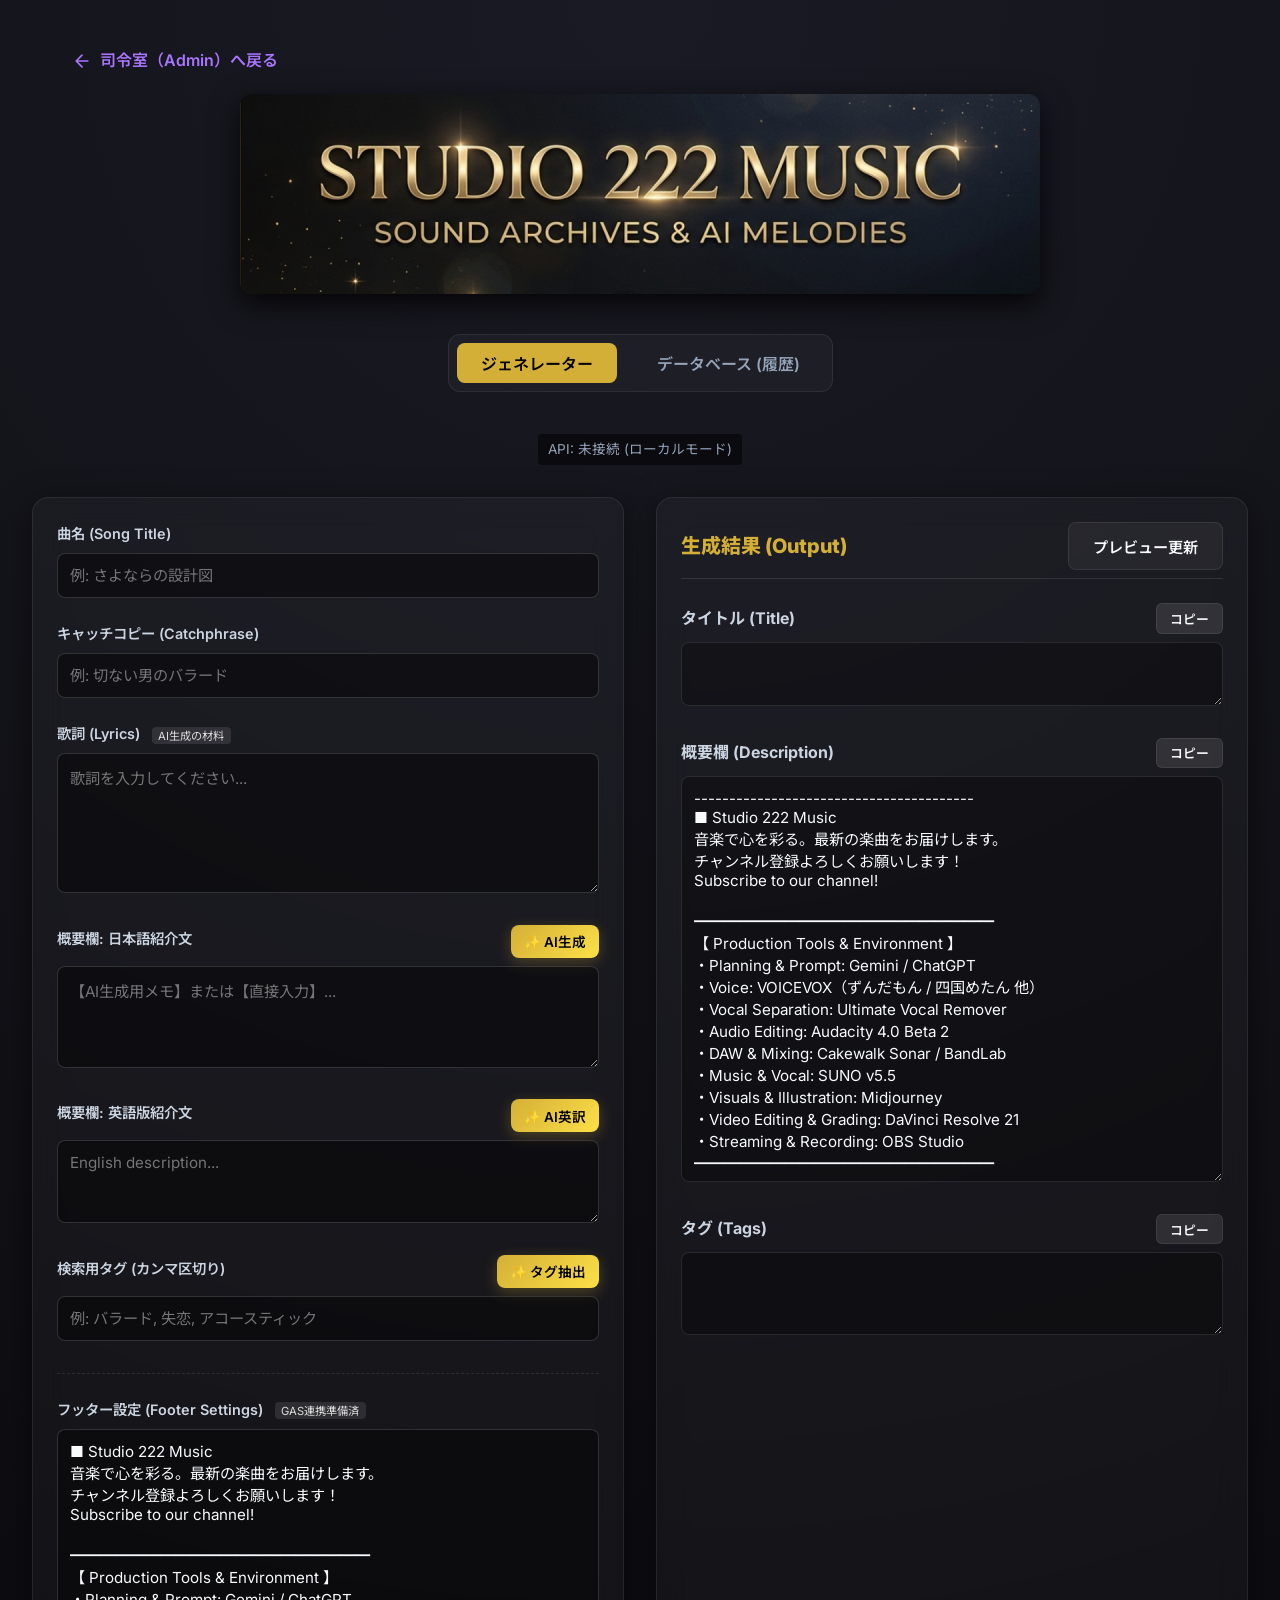
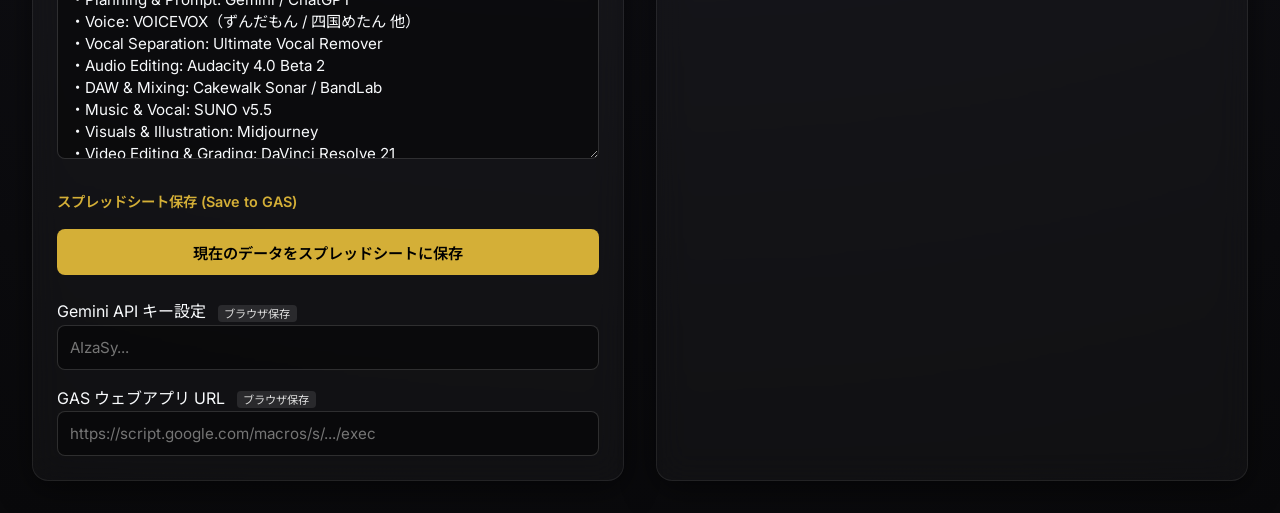
<file: youtube-generator/index.html>
<!DOCTYPE html>
<html lang="ja">
<head>
    <meta charset="UTF-8">
    <meta name="viewport" content="width=device-width, initial-scale=1.0">
    <title>Studio 222 Music - YouTube Meta Generator</title>
    <link rel="icon" href="favicon.ico" type="image/x-icon">
    <link rel="stylesheet" href="style.css">
    <link href="https://fonts.googleapis.com/css2?family=Inter:wght@400;600;800&family=Noto+Sans+JP:wght@400;600&display=swap" rel="stylesheet">
</head>
<body>
    
    <div style="padding: 1rem 2rem; max-width: 1200px; margin: 0 auto;">
        <a href="../admin.php" style="color: #a875ff; text-decoration: none; font-weight: 600; display: inline-flex; align-items: center; gap: 0.5rem; transition: opacity 0.2s;" onmouseover="this.style.opacity=0.8" onmouseout="this.style.opacity=1">
            <svg width="20" height="20" viewBox="0 0 24 24" fill="none" stroke="currentColor" stroke-width="2" stroke-linecap="round" stroke-linejoin="round"><path d="M19 12H5M12 19l-7-7 7-7"/></svg>
            司令室（Admin）へ戻る
        </a>
    </div>
    <header class="header">
        <img src="logo.png" alt="STUDIO 222 MUSIC" class="header-logo" onerror="this.onerror=null; this.src='logo.jpg'; if(this.naturalWidth === 0) { this.style.display='none'; document.getElementById('fallback-header').style.display='block'; }">
        <div id="fallback-header" style="display:none;">
            <h1 style="font-size: 2.5rem; font-weight: 800; background: var(--gradient); -webkit-background-clip: text; -webkit-text-fill-color: transparent;">Studio 222 Metadata Generator</h1>
            <p style="color: var(--text-muted);">AI-Powered Music Metadata Assistant</p>
        </div>
    </header>

    <div style="text-align: center; margin-bottom: 2rem;">
        <nav class="tabs" style="display: inline-flex; justify-content: center; border-bottom: none; background: var(--card-bg); border-radius: 12px; padding: 0.5rem; border: var(--border);">
            <button class="tab-btn active" data-tab="generator-tab">ジェネレーター</button>
            <button class="tab-btn" data-tab="history-tab">データベース (履歴)</button>
        </nav>
        <div class="header-container" style="margin-top: 10px;">
            <div class="api-status" id="apiStatus">API: 未接続 (ローカルモード)</div>
        </div>
    </div>

    <div id="generator-tab" class="tab-content active">
        <div class="layout">
            <!-- 入力エリア -->
            <div class="card">
                
                <div class="form-group">
                    <label for="songTitle">曲名 (Song Title)</label>
                    <input type="text" id="songTitle" placeholder="例: さよならの設計図">
                </div>

                <div class="form-group">
                    <label for="catchphrase">キャッチコピー (Catchphrase)</label>
                    <input type="text" id="catchphrase" placeholder="例: 切ない男のバラード">
                </div>

                <div class="form-group">
                    <label for="lyrics">歌詞 (Lyrics) <span class="badge">AI生成の材料</span></label>
                    <textarea id="lyrics" rows="6" placeholder="歌詞を入力してください..."></textarea>
                </div>

                <div class="form-group">
                    <div class="label-with-action">
                        <label for="conceptJa">概要欄: 日本語紹介文</label>
                        <button id="btnGenerateJa" class="btn btn-ai" style="width: auto; padding: 0.4rem 0.8rem; font-size: 0.85rem;">✨ AI生成</button>
                    </div>
                    <textarea id="conceptJa" rows="4" placeholder="【AI生成用メモ】または【直接入力】..."></textarea>
                </div>

                <div class="form-group">
                    <div class="label-with-action">
                        <label for="conceptEn">概要欄: 英語版紹介文</label>
                        <button id="btnGenerateEn" class="btn btn-ai" style="width: auto; padding: 0.4rem 0.8rem; font-size: 0.85rem;">✨ AI英訳</button>
                    </div>
                    <textarea id="conceptEn" rows="3" placeholder="English description..."></textarea>
                </div>

                <div class="form-group">
                    <div class="label-with-action">
                        <label for="tagsInput">検索用タグ (カンマ区切り)</label>
                        <button id="btnGenerateTags" class="btn btn-ai" style="width: auto; padding: 0.4rem 0.8rem; font-size: 0.85rem;">✨ タグ抽出</button>
                    </div>
                    <input type="text" id="tagsInput" placeholder="例: バラード, 失恋, アコースティック">
                </div>

                <div class="form-group settings-section">
                    <label>フッター設定 (Footer Settings) <span class="badge">GAS連携準備済</span></label>
                    <textarea id="footerText" rows="16" placeholder="Studio 222 Musicの共通紹介文を入力...">
■ Studio 222 Music
音楽で心を彩る。最新の楽曲をお届けします。
チャンネル登録よろしくお願いします！
Subscribe to our channel!

━━━━━━━━━━━━━━━━━━━━
【 Production Tools & Environment 】
・Planning & Prompt: Gemini / ChatGPT
・Voice: VOICEVOX（ずんだもん / 四国めたん 他）
・Vocal Separation: Ultimate Vocal Remover
・Audio Editing: Audacity 4.0 Beta 2
・DAW & Mixing: Cakewalk Sonar / BandLab
・Music & Vocal: SUNO v5.5
・Visuals & Illustration: Midjourney
・Video Editing & Grading: DaVinci Resolve 21
・Streaming & Recording: OBS Studio
━━━━━━━━━━━━━━━━━━━━
                    </textarea>
                    
                    <label style="margin-top: 1.5rem; display: block; color: var(--accent);">スプレッドシート保存 (Save to GAS)</label>
                    <button id="btnSaveToGas" class="btn btn-primary" style="margin-top: 0.5rem;">現在のデータをスプレッドシートに保存</button>
                </div>
                
                <div class="settings-group" style="margin-top: 1rem;">
                    <label for="geminiApiKey">Gemini API キー設定 <span class="badge">ブラウザ保存</span></label>
                    <input type="password" id="geminiApiKey" placeholder="AIzaSy...">
                </div>

                <div class="settings-group" style="margin-top: 1rem;">
                    <label for="gasUrl">GAS ウェブアプリ URL <span class="badge">ブラウザ保存</span></label>
                    <input type="password" id="gasUrl" placeholder="https://script.google.com/macros/s/.../exec">
                </div>
                
                <div class="settings-group" id="modelSelectionGroup" style="display: none; margin-top: 1rem;">
                    <label for="modelSelect">使用するAIモデル <span class="badge">自動取得</span></label>
                    <select id="modelSelect" style="width: 100%; padding: 0.75rem; background-color: var(--input-bg); color: var(--text); border: 1px solid var(--input-border); border-radius: 8px;">
                        <option value="">モデルを取得中...</option>
                    </select>
                </div>
            </div>

            <!-- 出力・プレビューエリア -->
            <div class="card preview-pane">
                <div class="output-header-main">
                    <h2>生成結果 (Output)</h2>
                    <button id="btnUpdatePreview" class="btn btn-secondary" style="width: auto;">プレビュー更新</button>
                </div>
                
                <div class="output-card">
                    <div class="output-header">
                        <h3>タイトル (Title)</h3>
                        <button class="btn btn-copy" data-target="outTitle">コピー</button>
                    </div>
                    <textarea id="outTitle" class="output-box" rows="2" style="width: 100%; border-radius: 8px; padding: 0.75rem;" readonly></textarea>
                </div>

                <div class="output-card">
                    <div class="output-header">
                        <h3>概要欄 (Description)</h3>
                        <button class="btn btn-copy" data-target="outDescription">コピー</button>
                    </div>
                    <textarea id="outDescription" class="output-box" rows="20" style="width: 100%; border-radius: 8px; padding: 0.75rem;" readonly></textarea>
                </div>

                <div class="output-card">
                    <div class="output-header">
                        <h3>タグ (Tags)</h3>
                        <button class="btn btn-copy" data-target="outTags">コピー</button>
                    </div>
                    <textarea id="outTags" class="output-box" rows="3" style="width: 100%; border-radius: 8px; padding: 0.75rem;" readonly></textarea>
                </div>
            </div>
        </div>
    </div>

    <div id="history-tab" class="tab-content">
        <div class="layout" style="grid-template-columns: 1fr;">
            <div class="card">
                <div style="display: flex; justify-content: space-between; align-items: center; margin-bottom: 20px;">
                    <h2 style="color: var(--accent);">過去の生成履歴 (データベース)</h2>
                    <button id="btnReloadHistory" class="btn btn-secondary" style="width: auto;">🔄 最新データを取得</button>
                </div>
                <div class="table-responsive">
                    <table id="historyTable" class="history-table">
                        <thead>
                            <tr>
                                <th style="width: 5%;">ID</th>
                                <th style="width: 10%;">日時/フラグ</th>
                                <th style="width: 20%; white-space: nowrap;">曲名</th>
                                <th style="width: 25%;">紹介文(日)</th>
                                <th style="width: 25%;">紹介文(英)</th>
                                <th style="width: 10%;">タグ</th>
                                <th style="width: 5%;">操作</th>
                            </tr>
                        </thead>
                        <tbody id="historyTableBody">
                            <tr><td colspan="7" style="text-align:center; padding: 30px;">データを読み込み中、またはデータがありません</td></tr>
                        </tbody>
                    </table>
                </div>
            </div>
        </div>
    </div>

    <!-- トースト通知用 -->
    <div id="toast" class="toast">処理が完了しました</div>

    <script src="app.js?v=18"></script>
</body>
</html>
</file>
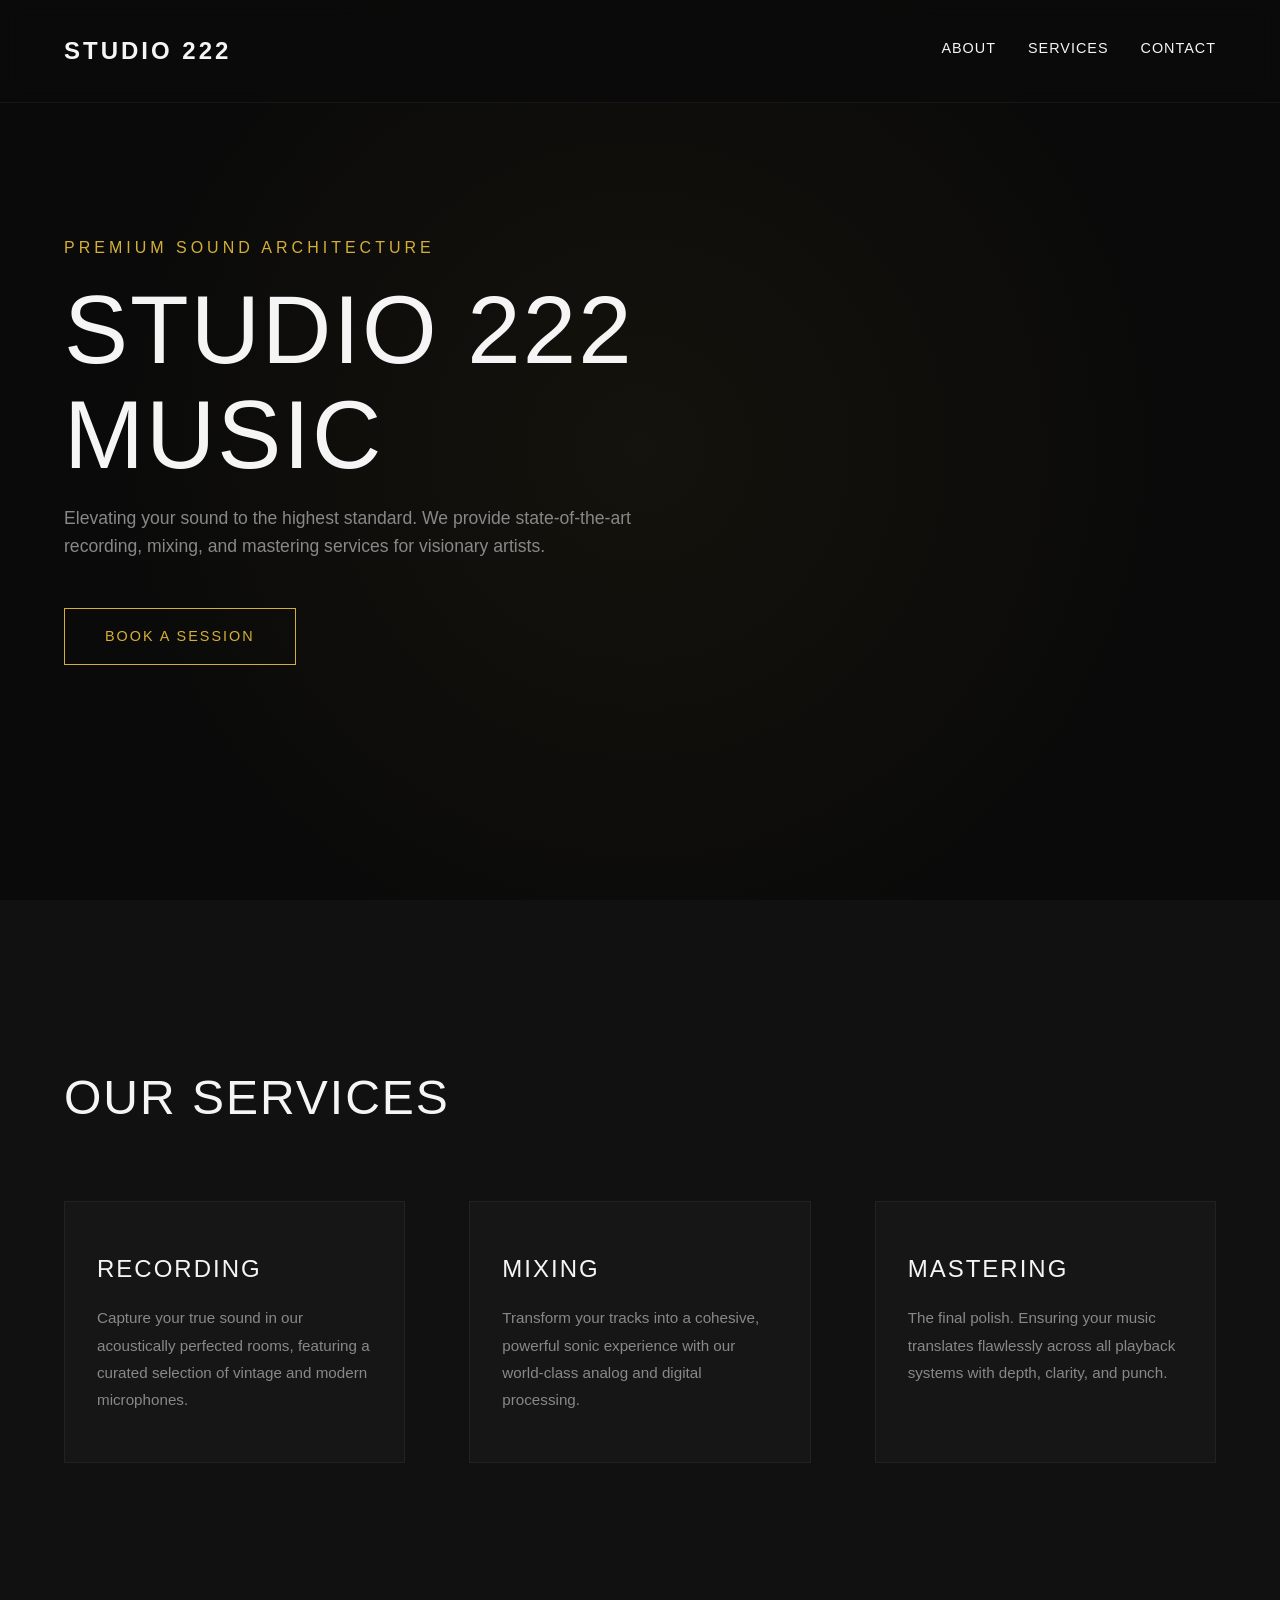
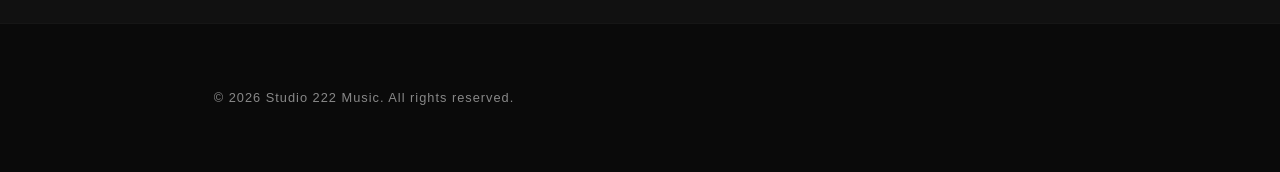
<file: mockups/01_landing_page.html>
<!DOCTYPE html>
<html lang="ja">
<head>
    <meta charset="UTF-8">
    <meta name="viewport" content="width=device-width, initial-scale=1.0">
    <title>Studio 222 Music</title>
    <style>
        :root {
            --primary-bg: #0a0a0a;
            --secondary-bg: #111111;
            --text-main: #f5f5f5;
            --text-muted: #888888;
            --accent: #d4af37; /* Gold accent for premium feel */
            --transition: all 0.3s cubic-bezier(0.25, 0.46, 0.45, 0.94);
        }

        * {
            margin: 0;
            padding: 0;
            box-sizing: border-box;
        }

        body {
            font-family: 'Helvetica Neue', Helvetica, Arial, sans-serif;
            background-color: var(--primary-bg);
            color: var(--text-main);
            line-height: 1.6;
            overflow-x: hidden;
        }

        /* Typography */
        h1, h2, h3 {
            font-weight: 300;
            letter-spacing: 2px;
            text-transform: uppercase;
        }

        h1 {
            font-size: clamp(2.5rem, 8vw, 6rem);
            line-height: 1.1;
            margin-bottom: 1rem;
        }

        h2 {
            font-size: clamp(1.5rem, 4vw, 3rem);
            margin-bottom: 2rem;
        }

        p {
            font-size: 1.1rem;
            color: var(--text-muted);
            max-width: 600px;
        }

        /* Navigation */
        nav {
            position: fixed;
            top: 0;
            width: 100%;
            padding: 2rem 5%;
            display: flex;
            justify-content: space-between;
            align-items: center;
            z-index: 100;
            background: rgba(10, 10, 10, 0.8);
            backdrop-filter: blur(10px);
            border-bottom: 1px solid rgba(255,255,255,0.05);
        }

        .logo {
            font-size: 1.5rem;
            font-weight: bold;
            letter-spacing: 3px;
            color: var(--text-main);
            text-decoration: none;
        }

        .nav-links {
            display: flex;
            gap: 2rem;
        }

        .nav-links a {
            color: var(--text-main);
            text-decoration: none;
            font-size: 0.9rem;
            letter-spacing: 1px;
            text-transform: uppercase;
            position: relative;
            padding-bottom: 5px;
        }

        .nav-links a::after {
            content: '';
            position: absolute;
            bottom: 0;
            left: 0;
            width: 0%;
            height: 1px;
            background-color: var(--accent);
            transition: var(--transition);
        }

        .nav-links a:hover::after {
            width: 100%;
        }

        /* Hero Section */
        .hero {
            height: 100vh;
            display: flex;
            flex-direction: column;
            justify-content: center;
            padding: 0 5%;
            position: relative;
        }

        .hero::before {
            content: '';
            position: absolute;
            top: 0;
            left: 0;
            width: 100%;
            height: 100%;
            background: radial-gradient(circle at center, rgba(212, 175, 55, 0.05) 0%, transparent 70%);
            pointer-events: none;
        }

        .hero-subtitle {
            font-size: 1rem;
            color: var(--accent);
            letter-spacing: 4px;
            text-transform: uppercase;
            margin-bottom: 1rem;
            display: block;
        }

        .btn {
            display: inline-block;
            margin-top: 3rem;
            padding: 1rem 2.5rem;
            border: 1px solid var(--accent);
            color: var(--accent);
            text-decoration: none;
            text-transform: uppercase;
            letter-spacing: 2px;
            font-size: 0.9rem;
            transition: var(--transition);
            background: transparent;
            cursor: pointer;
        }

        .btn:hover {
            background: var(--accent);
            color: var(--primary-bg);
        }

        /* Services Section */
        .services {
            padding: 10rem 5%;
            background-color: var(--secondary-bg);
        }

        .services-grid {
            display: grid;
            grid-template-columns: repeat(auto-fit, minmax(300px, 1fr));
            gap: 4rem;
            margin-top: 4rem;
        }

        .service-card {
            padding: 3rem 2rem;
            background: rgba(255,255,255,0.02);
            border: 1px solid rgba(255,255,255,0.05);
            transition: var(--transition);
            cursor: pointer;
        }

        .service-card:hover {
            transform: translateY(-10px);
            border-color: rgba(212, 175, 55, 0.3);
            background: rgba(255,255,255,0.04);
        }

        .service-card h3 {
            font-size: 1.5rem;
            margin-bottom: 1rem;
            color: var(--text-main);
        }

        .service-card p {
            font-size: 0.95rem;
            line-height: 1.8;
        }

        /* Footer */
        footer {
            padding: 4rem 5%;
            text-align: center;
            border-top: 1px solid rgba(255,255,255,0.05);
        }

        .footer-text {
            font-size: 0.8rem;
            color: var(--text-muted);
            letter-spacing: 1px;
        }

        /* Animations */
        .fade-in {
            opacity: 0;
            transform: translateY(30px);
            transition: opacity 1s ease-out, transform 1s ease-out;
        }

        .fade-in.visible {
            opacity: 1;
            transform: translateY(0);
        }
    </style>
</head>
<body>

    <nav>
        <a href="#" class="logo">STUDIO 222</a>
        <div class="nav-links">
            <a href="#about">About</a>
            <a href="#services">Services</a>
            <a href="#contact">Contact</a>
        </div>
    </nav>

    <section class="hero">
        <div class="fade-in">
            <span class="hero-subtitle">Premium Sound Architecture</span>
            <h1>Studio 222<br>Music</h1>
            <p>Elevating your sound to the highest standard. We provide state-of-the-art recording, mixing, and mastering services for visionary artists.</p>
            <a href="#contact" class="btn">Book a Session</a>
        </div>
    </section>

    <section class="services" id="services">
        <h2 class="fade-in">Our Services</h2>
        <div class="services-grid">
            <div class="service-card fade-in">
                <h3>Recording</h3>
                <p>Capture your true sound in our acoustically perfected rooms, featuring a curated selection of vintage and modern microphones.</p>
            </div>
            <div class="service-card fade-in">
                <h3>Mixing</h3>
                <p>Transform your tracks into a cohesive, powerful sonic experience with our world-class analog and digital processing.</p>
            </div>
            <div class="service-card fade-in">
                <h3>Mastering</h3>
                <p>The final polish. Ensuring your music translates flawlessly across all playback systems with depth, clarity, and punch.</p>
            </div>
        </div>
    </section>

    <footer>
        <p class="footer-text">&copy; 2026 Studio 222 Music. All rights reserved.</p>
    </footer>

    <script>
        // Intersection Observer for scroll animations
        document.addEventListener('DOMContentLoaded', () => {
            const observer = new IntersectionObserver((entries) => {
                entries.forEach(entry => {
                    if (entry.isIntersecting) {
                        entry.target.classList.add('visible');
                    }
                });
            }, {
                threshold: 0.1,
                rootMargin: "0px 0px -50px 0px"
            });

            document.querySelectorAll('.fade-in').forEach(element => {
                observer.observe(element);
            });
            
            // Trigger first animation immediately
            setTimeout(() => {
                document.querySelector('.hero .fade-in').classList.add('visible');
            }, 100);
        });
    </script>
</body>
</html>
</file>
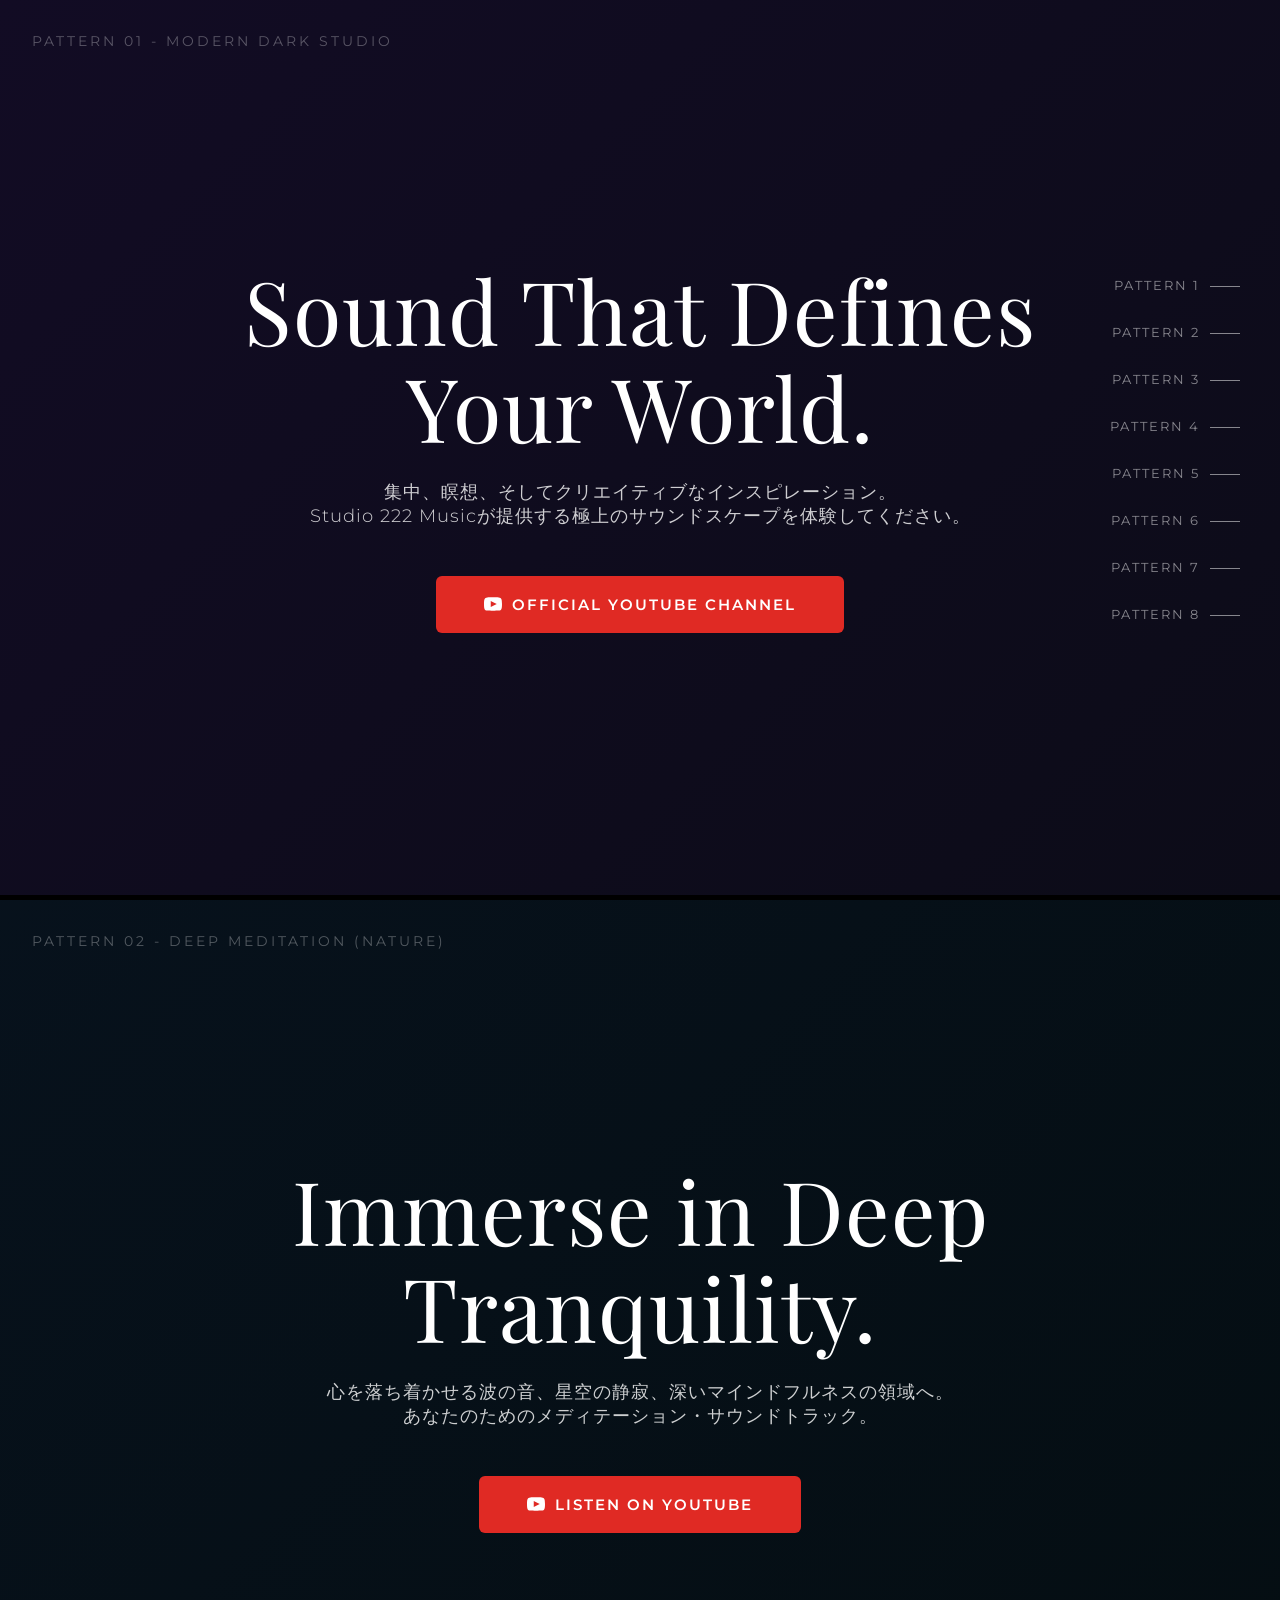
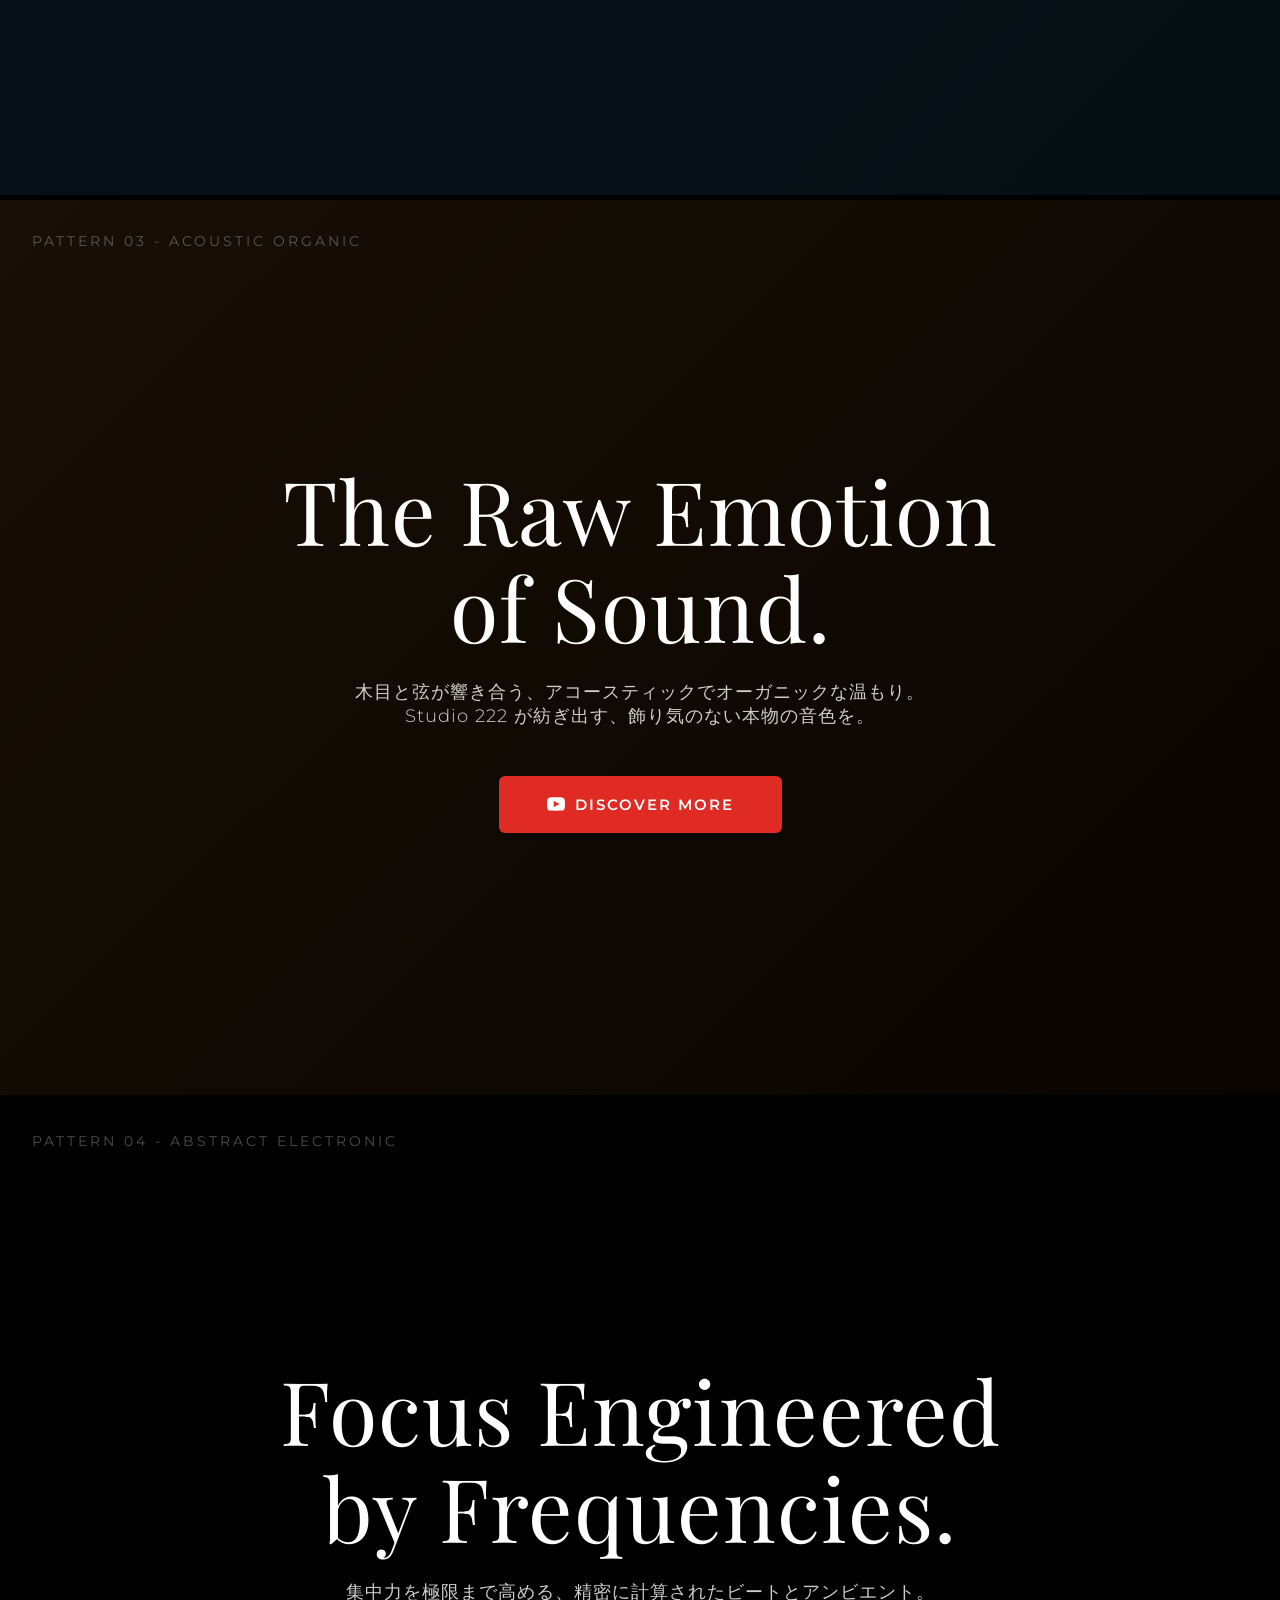
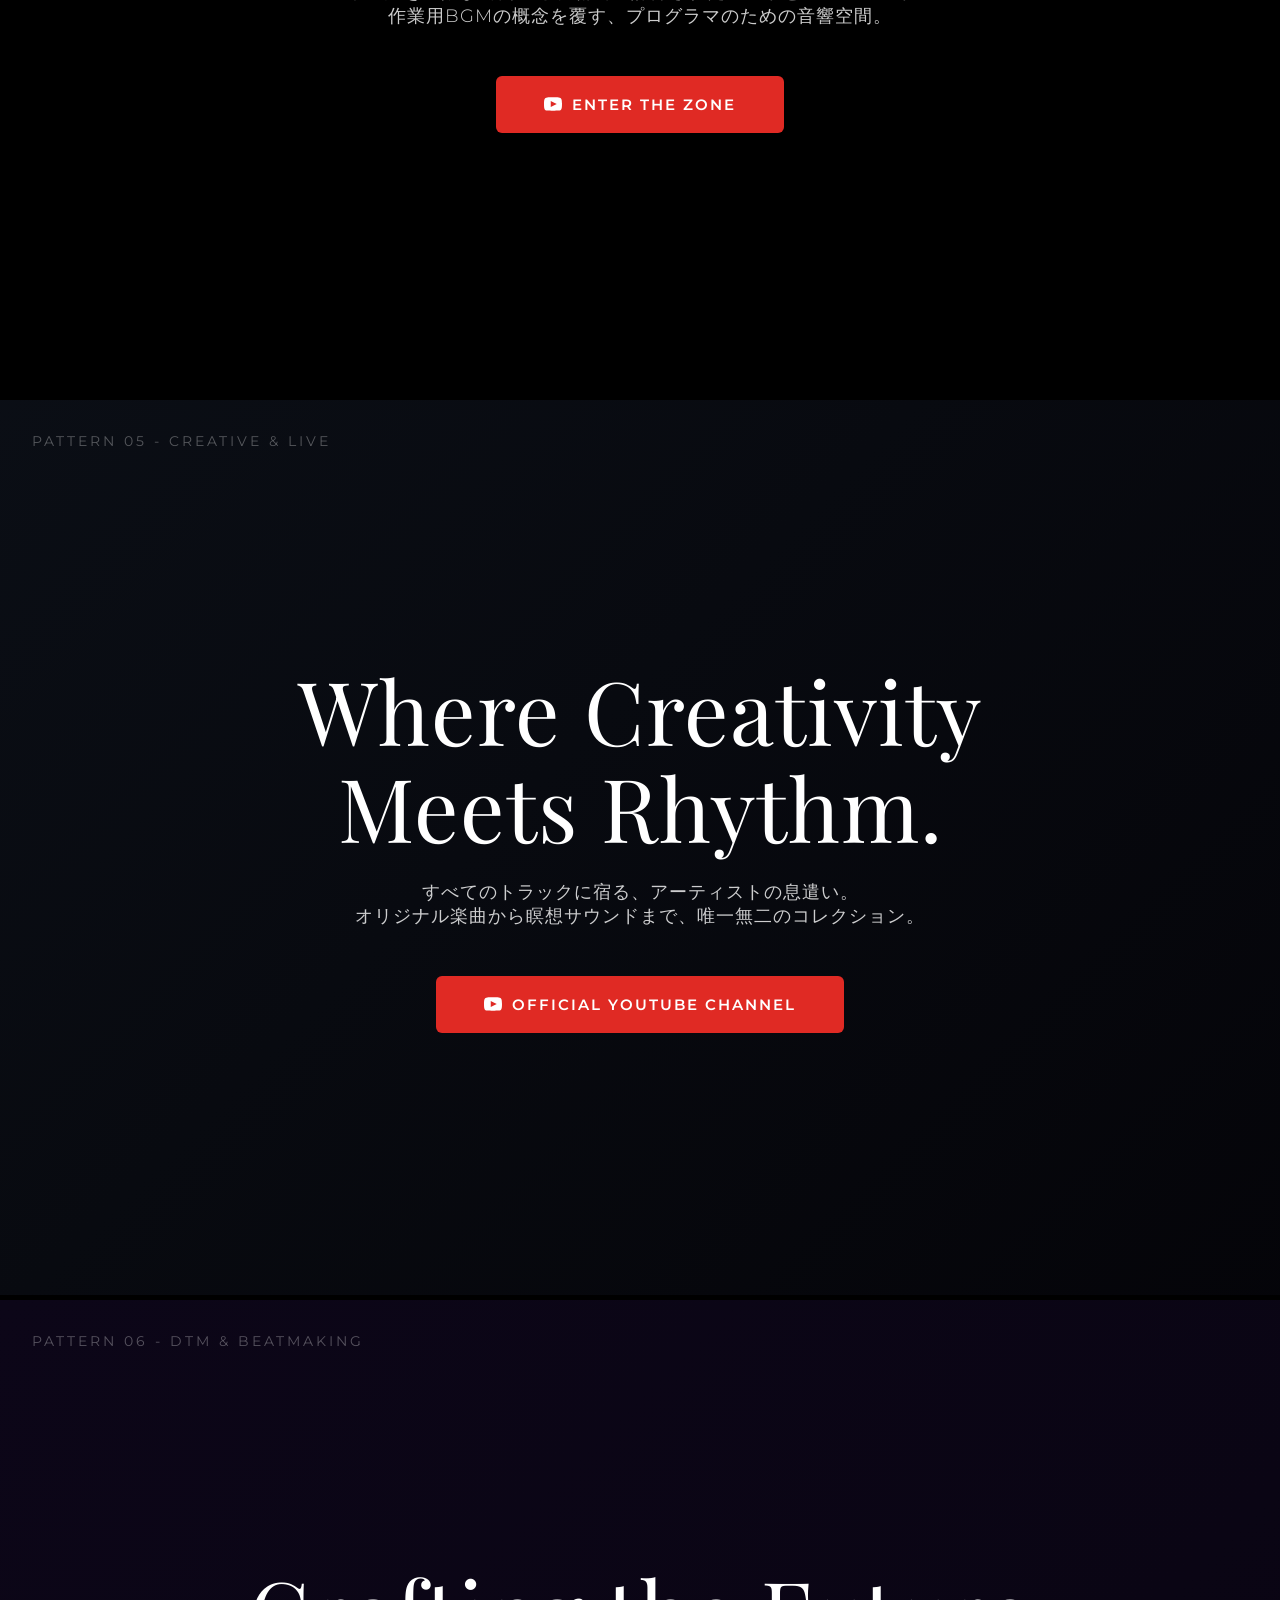
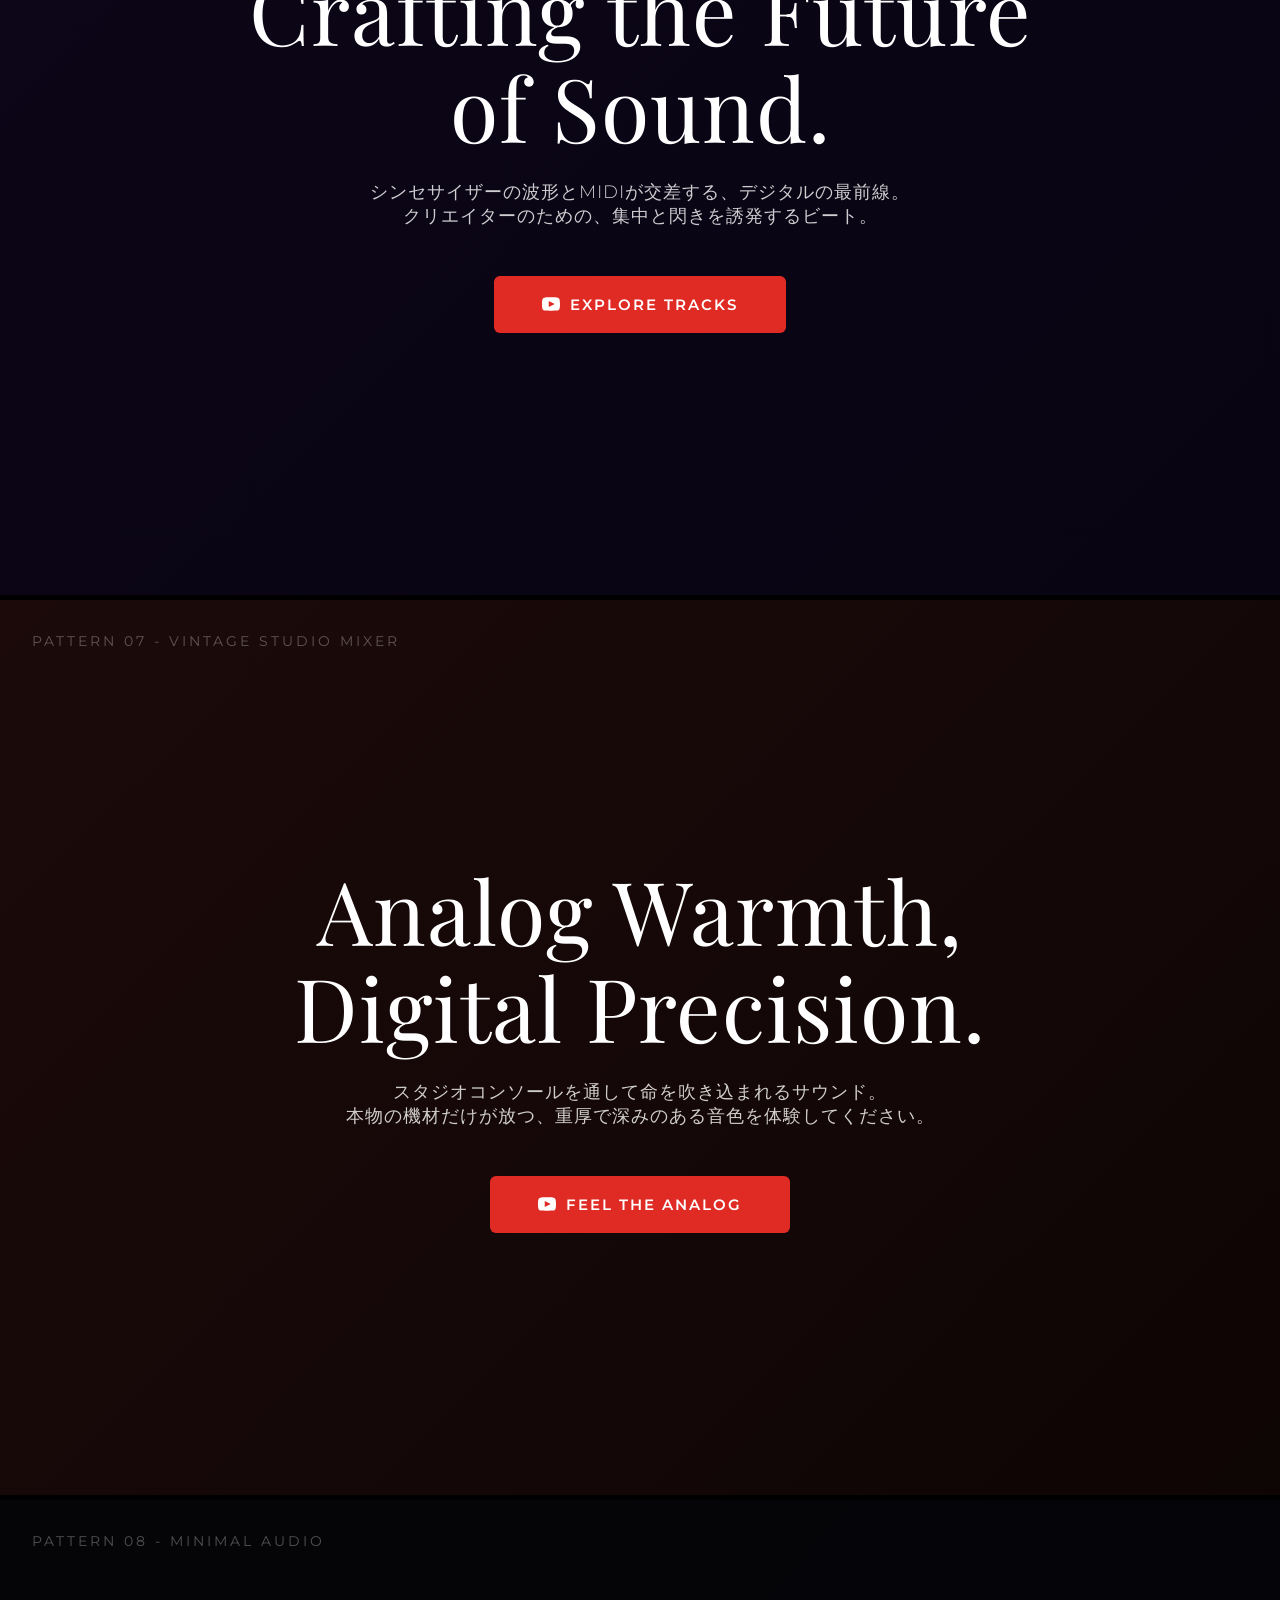
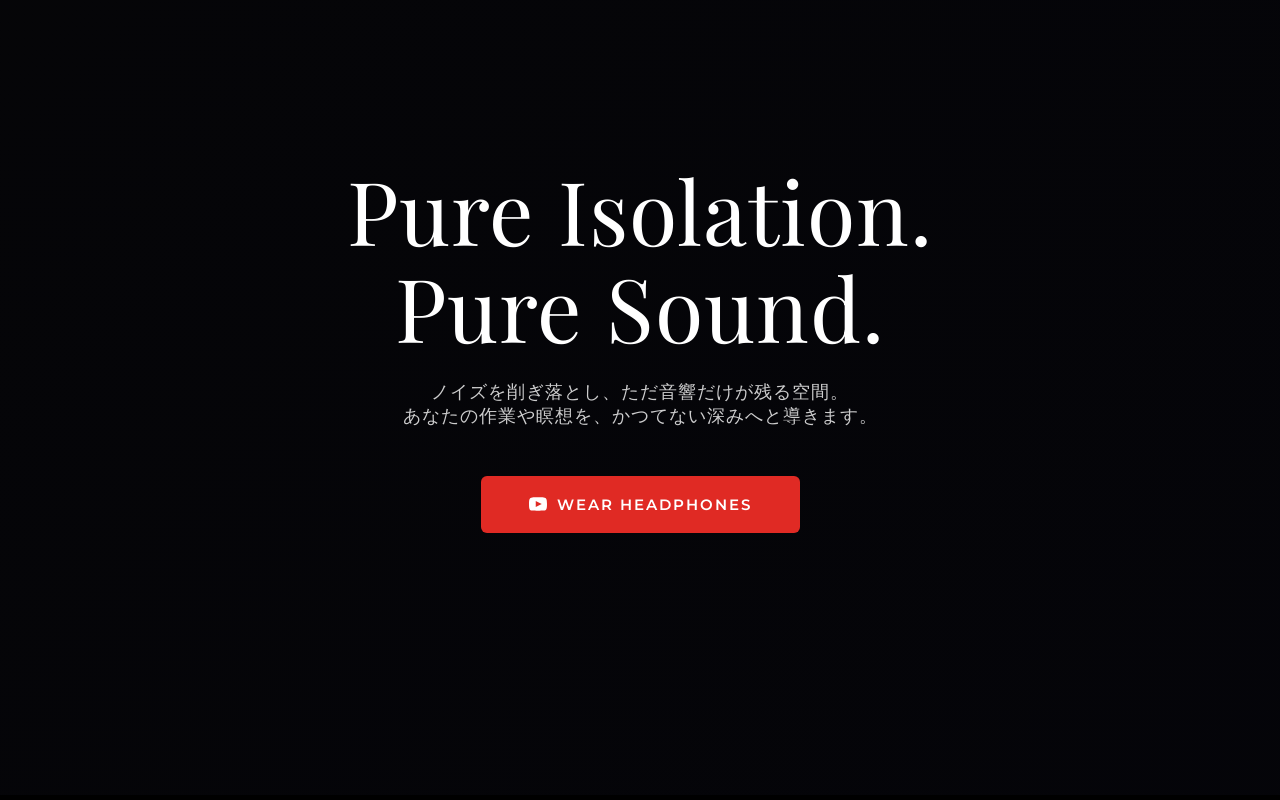
<file: mockups/04_hero_patterns.html>
<!DOCTYPE html>
<html lang="ja">
<head>
    <meta charset="UTF-8">
    <meta name="viewport" content="width=device-width, initial-scale=1.0">
    <title>Hero Variations - Studio 222</title>
    <!-- Google Fonts -->
    <link href="https://fonts.googleapis.com/css2?family=Montserrat:wght@300;400;600;700&family=Playfair+Display:ital,wght@0,400;0,700;1,400&display=swap" rel="stylesheet">
    
    <style>
        :root {
            --accent-red: #e02a24;
            --transition: all 0.3s cubic-bezier(0.25, 0.8, 0.25, 1);
        }

        * { margin: 0; padding: 0; box-sizing: border-box; }
        body { font-family: 'Montserrat', sans-serif; background-color: #000; overflow-x: hidden; }

        /* Navigation overlay for jumping to patterns */
        .pattern-nav {
            position: fixed;
            top: 50%; right: 2rem;
            transform: translateY(-50%);
            z-index: 1000;
            display: flex;
            flex-direction: column;
            gap: 1rem;
        }
        .pattern-nav a {
            color: rgba(255,255,255,0.5);
            text-decoration: none;
            font-size: 0.8rem;
            letter-spacing: 2px;
            transition: var(--transition);
            text-align: right;
            padding: 0.5rem;
        }
        .pattern-nav a:hover { color: #fff; }
        .pattern-nav a::after {
            content: ''; display: inline-block; width: 30px; height: 1px; background: currentColor; margin-left: 10px; vertical-align: middle;
        }

        /* Hero Common */
        .hero {
            position: relative;
            height: 100vh;
            display: flex;
            align-items: center;
            justify-content: center;
            text-align: center;
            background-size: cover;
            background-position: center;
            border-bottom: 5px solid #000;
        }
        .hero::before {
            content: '';
            position: absolute; top: 0; left: 0; width: 100%; height: 100%;
        }
        .hero-content {
            position: relative;
            z-index: 10;
            max-width: 900px;
            padding: 0 20px;
        }
        
        .hero h1 {
            font-family: 'Playfair Display', serif;
            font-size: clamp(3rem, 8vw, 5.5rem);
            font-weight: 400;
            letter-spacing: 1px;
            line-height: 1.1;
            margin-bottom: 1.5rem;
            color: #ffffff;
        }
        .hero p {
            font-size: 1.1rem;
            color: rgba(255,255,255,0.8);
            font-weight: 300;
            letter-spacing: 1px;
            margin-bottom: 3rem;
            max-width: 700px;
            margin-left: auto; margin-right: auto;
        }

        .cta-btn {
            display: inline-flex;
            align-items: center;
            background: var(--accent-red);
            color: #fff;
            padding: 1.2rem 3rem;
            font-size: 0.95rem;
            font-weight: 600;
            letter-spacing: 2px;
            text-decoration: none;
            border-radius: 6px;
            transition: var(--transition);
        }
        .cta-btn:hover {
            background: #f0332b;
            transform: translateY(-2px);
            box-shadow: 0 8px 20px rgba(224, 42, 36, 0.3);
        }
        .cta-btn svg { width: 18px; height: 18px; margin-right: 10px; fill: currentColor; }

        .pattern-label {
            position: absolute; top: 2rem; left: 2rem;
            color: rgba(255,255,255,0.3); font-size: 0.9rem; letter-spacing: 3px; z-index: 10;
        }

        /* ================= Patterns ================= */

        /* Pattern 1: Original Modern Dark (Purple/Blue + Studio Gear) */
        #pattern-1 { background-image: url('https://images.unsplash.com/photo-1598653222000-6b7b7a552625?q=80&w=2000&auto=format&fit=crop'); }
        #pattern-1::before { background: linear-gradient(135deg, rgba(30, 20, 60, 0.6) 0%, rgba(15, 15, 30, 0.8) 100%); }

        /* Pattern 2: Deep Meditation (Nature/Stars + Indigo/Teal) */
        #pattern-2 { background-image: url('https://images.unsplash.com/photo-1505322747495-6afdd3b70760?q=80&w=2000&auto=format&fit=crop'); }
        #pattern-2::before { background: linear-gradient(135deg, rgba(10, 25, 40, 0.7) 0%, rgba(5, 15, 20, 0.9) 100%); }

        /* Pattern 3: Acoustic Organic (Wood/Instruments + Warm Amber/Black) */
        #pattern-3 { background-image: url('https://images.unsplash.com/photo-1511379938547-c1f69419868d?q=80&w=2000&auto=format&fit=crop'); }
        #pattern-3::before { background: linear-gradient(135deg, rgba(40, 25, 10, 0.6) 0%, rgba(10, 5, 0, 0.9) 100%); }

        /* Pattern 4: Abstract Electronic (Neon/Waveforms + Pure Black/Red) */
        #pattern-4 { background-image: url('https://images.unsplash.com/photo-1614149162883-504ce4d13909?q=80&w=2000&auto=format&fit=crop'); }
        #pattern-4::before { background: linear-gradient(135deg, rgba(0, 0, 0, 0.5) 0%, rgba(0, 0, 0, 0.9) 100%); }

        /* Pattern 5: Artist Silhouette (Live/Creative + Desaturated Blue) */
        #pattern-5 { background-image: url('https://images.unsplash.com/photo-1470229722913-7c090be5c5a4'); background-size: cover; background-position: center; }
        #pattern-5::before { background: linear-gradient(135deg, rgba(15, 20, 30, 0.7) 0%, rgba(5, 5, 10, 0.9) 100%); }

        /* Pattern 6: DTM / Beatmaking (Synths & Controllers) */
        #pattern-6 { background-image: url('https://images.unsplash.com/photo-1598488035139-bdbb2231ce04'); background-size: cover; background-position: center; }
        #pattern-6::before { background: linear-gradient(135deg, rgba(20, 10, 40, 0.6) 0%, rgba(10, 5, 20, 0.9) 100%); }

        /* Pattern 7: Vintage Studio (Mixing Console) */
        #pattern-7 { background-image: url('https://images.unsplash.com/photo-1520523839897-bd0b52f945a0'); background-size: cover; background-position: center; }
        #pattern-7::before { background: linear-gradient(135deg, rgba(40, 15, 15, 0.7) 0%, rgba(15, 5, 5, 0.95) 100%); }

        /* Pattern 8: Minimal Audio (Headphones & Solitude) */
        #pattern-8 { background-image: url('https://images.unsplash.com/photo-1483032469466-b937c425697b'); background-size: cover; background-position: center; }
        #pattern-8::before { background: linear-gradient(135deg, rgba(10, 10, 15, 0.5) 0%, rgba(5, 5, 10, 0.9) 100%); }

    </style>
</head>
<body>

    <div class="pattern-nav">
        <a href="#pattern-1">PATTERN 1</a>
        <a href="#pattern-2">PATTERN 2</a>
        <a href="#pattern-3">PATTERN 3</a>
        <a href="#pattern-4">PATTERN 4</a>
        <a href="#pattern-5">PATTERN 5</a>
        <a href="#pattern-6">PATTERN 6</a>
        <a href="#pattern-7">PATTERN 7</a>
        <a href="#pattern-8">PATTERN 8</a>
    </div>

    <!-- Pattern 1 -->
    <section class="hero" id="pattern-1">
        <div class="pattern-label">PATTERN 01 - MODERN DARK STUDIO</div>
        <div class="hero-content">
            <h1>Sound That Defines<br>Your World.</h1>
            <p>集中、瞑想、そしてクリエイティブなインスピレーション。<br>Studio 222 Musicが提供する極上のサウンドスケープを体験してください。</p>
            <a href="#" class="cta-btn">
                <svg viewBox="0 0 24 24"><path d="M19.615 3.184c-3.604-.246-11.631-.245-15.23 0-3.897.266-4.356 2.62-4.385 8.816.029 6.185.484 8.549 4.385 8.816 3.6.245 11.626.246 15.23 0 3.897-.266 4.356-2.62 4.385-8.816-.029-6.185-.484-8.549-4.385-8.816zm-10.615 12.816v-8l8 3.993-8 4.007z"/></svg>
                OFFICIAL YOUTUBE CHANNEL
            </a>
        </div>
    </section>

    <!-- Pattern 2 -->
    <section class="hero" id="pattern-2">
        <div class="pattern-label">PATTERN 02 - DEEP MEDITATION (NATURE)</div>
        <div class="hero-content">
            <h1>Immerse in Deep<br>Tranquility.</h1>
            <p>心を落ち着かせる波の音、星空の静寂、深いマインドフルネスの領域へ。<br>あなたのためのメディテーション・サウンドトラック。</p>
            <a href="#" class="cta-btn">
                <svg viewBox="0 0 24 24"><path d="M19.615 3.184c-3.604-.246-11.631-.245-15.23 0-3.897.266-4.356 2.62-4.385 8.816.029 6.185.484 8.549 4.385 8.816 3.6.245 11.626.246 15.23 0 3.897-.266 4.356-2.62 4.385-8.816-.029-6.185-.484-8.549-4.385-8.816zm-10.615 12.816v-8l8 3.993-8 4.007z"/></svg>
                LISTEN ON YOUTUBE
            </a>
        </div>
    </section>

    <!-- Pattern 3 -->
    <section class="hero" id="pattern-3">
        <div class="pattern-label">PATTERN 03 - ACOUSTIC ORGANIC</div>
        <div class="hero-content">
            <h1>The Raw Emotion<br>of Sound.</h1>
            <p>木目と弦が響き合う、アコースティックでオーガニックな温もり。<br>Studio 222 が紡ぎ出す、飾り気のない本物の音色を。</p>
            <a href="#" class="cta-btn">
                <svg viewBox="0 0 24 24"><path d="M19.615 3.184c-3.604-.246-11.631-.245-15.23 0-3.897.266-4.356 2.62-4.385 8.816.029 6.185.484 8.549 4.385 8.816 3.6.245 11.626.246 15.23 0 3.897-.266 4.356-2.62 4.385-8.816-.029-6.185-.484-8.549-4.385-8.816zm-10.615 12.816v-8l8 3.993-8 4.007z"/></svg>
                DISCOVER MORE
            </a>
        </div>
    </section>

    <!-- Pattern 4 -->
    <section class="hero" id="pattern-4">
        <div class="pattern-label">PATTERN 04 - ABSTRACT ELECTRONIC</div>
        <div class="hero-content">
            <h1>Focus Engineered<br>by Frequencies.</h1>
            <p>集中力を極限まで高める、精密に計算されたビートとアンビエント。<br>作業用BGMの概念を覆す、プログラマのための音響空間。</p>
            <a href="#" class="cta-btn">
                <svg viewBox="0 0 24 24"><path d="M19.615 3.184c-3.604-.246-11.631-.245-15.23 0-3.897.266-4.356 2.62-4.385 8.816.029 6.185.484 8.549 4.385 8.816 3.6.245 11.626.246 15.23 0 3.897-.266 4.356-2.62 4.385-8.816-.029-6.185-.484-8.549-4.385-8.816zm-10.615 12.816v-8l8 3.993-8 4.007z"/></svg>
                ENTER THE ZONE
            </a>
        </div>
    </section>

    <!-- Pattern 5 -->
    <section class="hero" id="pattern-5">
        <div class="pattern-label">PATTERN 05 - CREATIVE & LIVE</div>
        <div class="hero-content">
            <h1>Where Creativity<br>Meets Rhythm.</h1>
            <p>すべてのトラックに宿る、アーティストの息遣い。<br>オリジナル楽曲から瞑想サウンドまで、唯一無二のコレクション。</p>
            <a href="#" class="cta-btn">
                <svg viewBox="0 0 24 24"><path d="M19.615 3.184c-3.604-.246-11.631-.245-15.23 0-3.897.266-4.356 2.62-4.385 8.816.029 6.185.484 8.549 4.385 8.816 3.6.245 11.626.246 15.23 0 3.897-.266 4.356-2.62 4.385-8.816-.029-6.185-.484-8.549-4.385-8.816zm-10.615 12.816v-8l8 3.993-8 4.007z"/></svg>
                OFFICIAL YOUTUBE CHANNEL
            </a>
        </div>
    </section>

    <!-- Pattern 6 -->
    <section class="hero" id="pattern-6">
        <div class="pattern-label">PATTERN 06 - DTM & BEATMAKING</div>
        <div class="hero-content">
            <h1>Crafting the Future<br>of Sound.</h1>
            <p>シンセサイザーの波形とMIDIが交差する、デジタルの最前線。<br>クリエイターのための、集中と閃きを誘発するビート。</p>
            <a href="#" class="cta-btn">
                <svg viewBox="0 0 24 24"><path d="M19.615 3.184c-3.604-.246-11.631-.245-15.23 0-3.897.266-4.356 2.62-4.385 8.816.029 6.185.484 8.549 4.385 8.816 3.6.245 11.626.246 15.23 0 3.897-.266 4.356-2.62 4.385-8.816-.029-6.185-.484-8.549-4.385-8.816zm-10.615 12.816v-8l8 3.993-8 4.007z"/></svg>
                EXPLORE TRACKS
            </a>
        </div>
    </section>

    <!-- Pattern 7 -->
    <section class="hero" id="pattern-7">
        <div class="pattern-label">PATTERN 07 - VINTAGE STUDIO MIXER</div>
        <div class="hero-content">
            <h1>Analog Warmth,<br>Digital Precision.</h1>
            <p>スタジオコンソールを通して命を吹き込まれるサウンド。<br>本物の機材だけが放つ、重厚で深みのある音色を体験してください。</p>
            <a href="#" class="cta-btn">
                <svg viewBox="0 0 24 24"><path d="M19.615 3.184c-3.604-.246-11.631-.245-15.23 0-3.897.266-4.356 2.62-4.385 8.816.029 6.185.484 8.549 4.385 8.816 3.6.245 11.626.246 15.23 0 3.897-.266 4.356-2.62 4.385-8.816-.029-6.185-.484-8.549-4.385-8.816zm-10.615 12.816v-8l8 3.993-8 4.007z"/></svg>
                FEEL THE ANALOG
            </a>
        </div>
    </section>

    <!-- Pattern 8 -->
    <section class="hero" id="pattern-8">
        <div class="pattern-label">PATTERN 08 - MINIMAL AUDIO</div>
        <div class="hero-content">
            <h1>Pure Isolation.<br>Pure Sound.</h1>
            <p>ノイズを削ぎ落とし、ただ音響だけが残る空間。<br>あなたの作業や瞑想を、かつてない深みへと導きます。</p>
            <a href="#" class="cta-btn">
                <svg viewBox="0 0 24 24"><path d="M19.615 3.184c-3.604-.246-11.631-.245-15.23 0-3.897.266-4.356 2.62-4.385 8.816.029 6.185.484 8.549 4.385 8.816 3.6.245 11.626.246 15.23 0 3.897-.266 4.356-2.62 4.385-8.816-.029-6.185-.484-8.549-4.385-8.816zm-10.615 12.816v-8l8 3.993-8 4.007z"/></svg>
                WEAR HEADPHONES
            </a>
        </div>
    </section>

</body>
</html>
</file>
<file: youtube-generator/style.css>
:root {
    /* 深い黒と微かなゴールドのアクセントを持つダークガラス・テーマ */
    --bg: #09090b;
    --card-bg: rgba(255, 255, 255, 0.03);
    --accent: #d4af37; /* ゴールド */
    --accent-text: #000;
    --text: #f8fafc;
    --text-secondary: #94a3b8;
    --text-muted: #94a3b8;
    --border: 1px solid rgba(255, 255, 255, 0.08);
    --border-color: rgba(255, 255, 255, 0.1);
    --input-bg: rgba(0, 0, 0, 0.4);
    --input-border: rgba(255, 255, 255, 0.15);
    --gradient: linear-gradient(135deg, #d4af37, #fde047); /* ゴールドグラデーション */
    --shadow: 0 8px 32px rgba(0, 0, 0, 0.5);
    --blur: blur(16px);
    --hover-bg: rgba(255, 255, 255, 0.08);
    --label-color: #cbd5e1;
    --btn-bg: rgba(255, 255, 255, 0.05);
    --btn-text: #f8fafc;
    --accent-alpha: rgba(212, 175, 55, 0.3);
    --success-color: #4CAF50;
    --font-family: 'Inter', 'Noto Sans JP', sans-serif;
}

* { box-sizing: border-box; margin: 0; padding: 0; }

body { 
    font-family: var(--font-family); 
    background: radial-gradient(circle at 50% 0%, #1a1a24, #09090b); 
    color: var(--text); 
    line-height: 1.6; 
    min-height: 100vh; 
    padding: 2rem; 
    transition: all 0.3s ease; 
}

/* Header & Logo */
.header { text-align: center; margin-bottom: 2rem; }
.header-logo {
    max-width: 100%;
    height: auto;
    max-height: 250px;
    border-radius: 12px;
    box-shadow: 0 10px 30px rgba(0,0,0,0.8);
    object-fit: contain;
    display: inline-block;
}

/* Layout */
.layout { 
    display: grid; 
    grid-template-columns: 1fr 1fr; 
    gap: 2rem; 
    max-width: 1400px; 
    margin: 0 auto; 
}
@media (max-width: 900px) { .layout { grid-template-columns: 1fr; } }

/* Cards & Glassmorphism */
.card { 
    background: var(--card-bg); 
    border: var(--border); 
    border-radius: 16px; 
    padding: 1.5rem; 
    box-shadow: var(--shadow); 
    backdrop-filter: var(--blur); 
    -webkit-backdrop-filter: var(--blur);
}

/* Tabs */
.tabs { display: flex; gap: 1rem; margin-bottom: 1.5rem; border-bottom: 1px solid var(--border-color); padding-bottom: 1rem; }
.tab-btn { background: transparent; padding: 0.5rem 1.5rem; border: none; border-radius: 8px; font-weight: 600; cursor: pointer; transition: all 0.2s; font-size: 1rem; font-family: var(--font-family); }
.tab-btn.active { background: var(--accent); color: var(--accent-text); }
.tab-btn:not(.active) { color: var(--text-muted); }
.tab-btn:not(.active):hover { background: var(--hover-bg); color: var(--text); }
.tab-content { display: none; }
.tab-content.active { display: block; animation: fadeIn 0.4s ease-in-out; }
@keyframes fadeIn { from { opacity: 0; } to { opacity: 1; } }

/* Forms & Inputs */
.form-group { margin-bottom: 1.5rem; }
.label-with-action { display: flex; justify-content: space-between; align-items: flex-end; margin-bottom: 0.5rem; }
.form-group label { display: block; font-weight: 600; margin-bottom: 0.5rem; color: var(--label-color); font-size: 0.9rem; }

input, textarea { 
    width: 100%; 
    background: var(--input-bg); 
    border: 1px solid var(--input-border); 
    color: var(--text); 
    padding: 0.75rem; 
    border-radius: 8px; 
    font-family: inherit; 
    transition: all 0.2s; 
    font-size: 0.95rem;
}
input:focus, textarea:focus { 
    outline: none; 
    border-color: var(--accent); 
    box-shadow: 0 0 0 2px var(--accent-alpha); 
    background: rgba(0,0,0,0.6);
}
textarea { resize: vertical; }

.badge { background: rgba(255,255,255,0.1); color: #ddd; font-size: 0.7rem; padding: 0.1rem 0.4rem; border-radius: 4px; margin-left: 0.5rem; font-weight: normal; }

/* Buttons */
.btn { 
    background: var(--btn-bg); 
    color: var(--btn-text); 
    border: var(--border);
    padding: 0.75rem 1.5rem; 
    border-radius: 8px; 
    font-weight: 600; 
    cursor: pointer; 
    transition: all 0.2s; 
    width: 100%; 
    display: inline-flex; 
    align-items: center; 
    justify-content: center; 
    gap: 0.5rem; 
    font-family: inherit;
    font-size: 0.95rem;
}
.btn:disabled { opacity: 0.6; cursor: not-allowed; }
.btn:hover:not(:disabled) { background: var(--hover-bg); transform: translateY(-1px); }

.btn-ai { background: var(--gradient); color: var(--accent-text); border: none; box-shadow: 0 4px 15px var(--accent-alpha); }
.btn-ai:hover:not(:disabled) { box-shadow: 0 6px 20px var(--accent-alpha); background: linear-gradient(135deg, #fde047, #d4af37); }
.btn-primary { background: var(--accent); color: var(--accent-text); border: none; }
.btn-primary:hover:not(:disabled) { background: #e0c25a; }
.btn-secondary { background: var(--btn-bg); color: var(--text); }
.btn-copy { background: rgba(255,255,255,0.1); color: var(--text); padding: 0.3rem 0.8rem; font-size: 0.8rem; width: auto; border-radius: 6px; }
.btn-copy:hover { background: rgba(255,255,255,0.2); }

/* Settings Section */
.settings-section { margin-top: 2rem; padding-top: 1.5rem; border-top: 1px dashed var(--border-color); }
.api-status { font-size: 0.85rem; color: var(--text-muted); background: rgba(0,0,0,0.5); padding: 0.3rem 0.6rem; border-radius: 4px; display: inline-block; margin-top: 0.5rem;}
.api-status.connected { color: #fff; background: rgba(76, 175, 80, 0.3); border: 1px solid rgba(76, 175, 80, 0.5); }

/* Output/Preview Area */
.output-header-main { display: flex; justify-content: space-between; align-items: center; margin-bottom: 1.5rem; padding-bottom: 0.5rem; border-bottom: 1px solid var(--border-color); }
.output-header-main h2 { font-size: 1.25rem; font-weight: 800; color: var(--accent); margin: 0;}
.output-card { margin-bottom: 1.5rem; }
.output-header { display: flex; justify-content: space-between; align-items: center; margin-bottom: 0.5rem; }
.output-header h3 { font-size: 1rem; color: #cbd5e1; }
.output-box { background: rgba(0,0,0,0.3); border: 1px solid var(--border-color); color: var(--text); }
.output-box:focus { border-color: var(--accent); box-shadow: 0 0 0 2px var(--accent-alpha); }

/* Toast */
.toast { position: fixed; bottom: 20px; right: 20px; background: var(--gradient); color: var(--accent-text); padding: 1rem 1.5rem; border-radius: 8px; font-weight: bold; box-shadow: 0 4px 15px rgba(0,0,0,0.5); transform: translateY(100px); opacity: 0; transition: all 0.3s ease; z-index: 1000; }
.toast.show { transform: translateY(0); opacity: 1; }
.toast.error { background: linear-gradient(135deg, #ef4444, #b91c1c); color: white; }

/* History Table */
.history-section { max-width: 1400px; margin: 0 auto; }
.table-responsive { overflow-x: auto; border-radius: 8px; background: rgba(0,0,0,0.2); border: var(--border); }
.history-table { width: 100%; border-collapse: collapse; font-size: 0.9rem; }
.history-table th, .history-table td { padding: 12px 16px; text-align: left; border-bottom: 1px solid var(--border-color); vertical-align: top; }
.history-table th { background: rgba(255,255,255,0.05); font-weight: 600; color: var(--label-color); white-space: nowrap;}
.history-table tr:hover { background: rgba(255,255,255,0.05); }
.text-truncate { display: -webkit-box; -webkit-line-clamp: 2; -webkit-box-orient: vertical; overflow: hidden; text-overflow: ellipsis; white-space: pre-wrap; }
</file>
